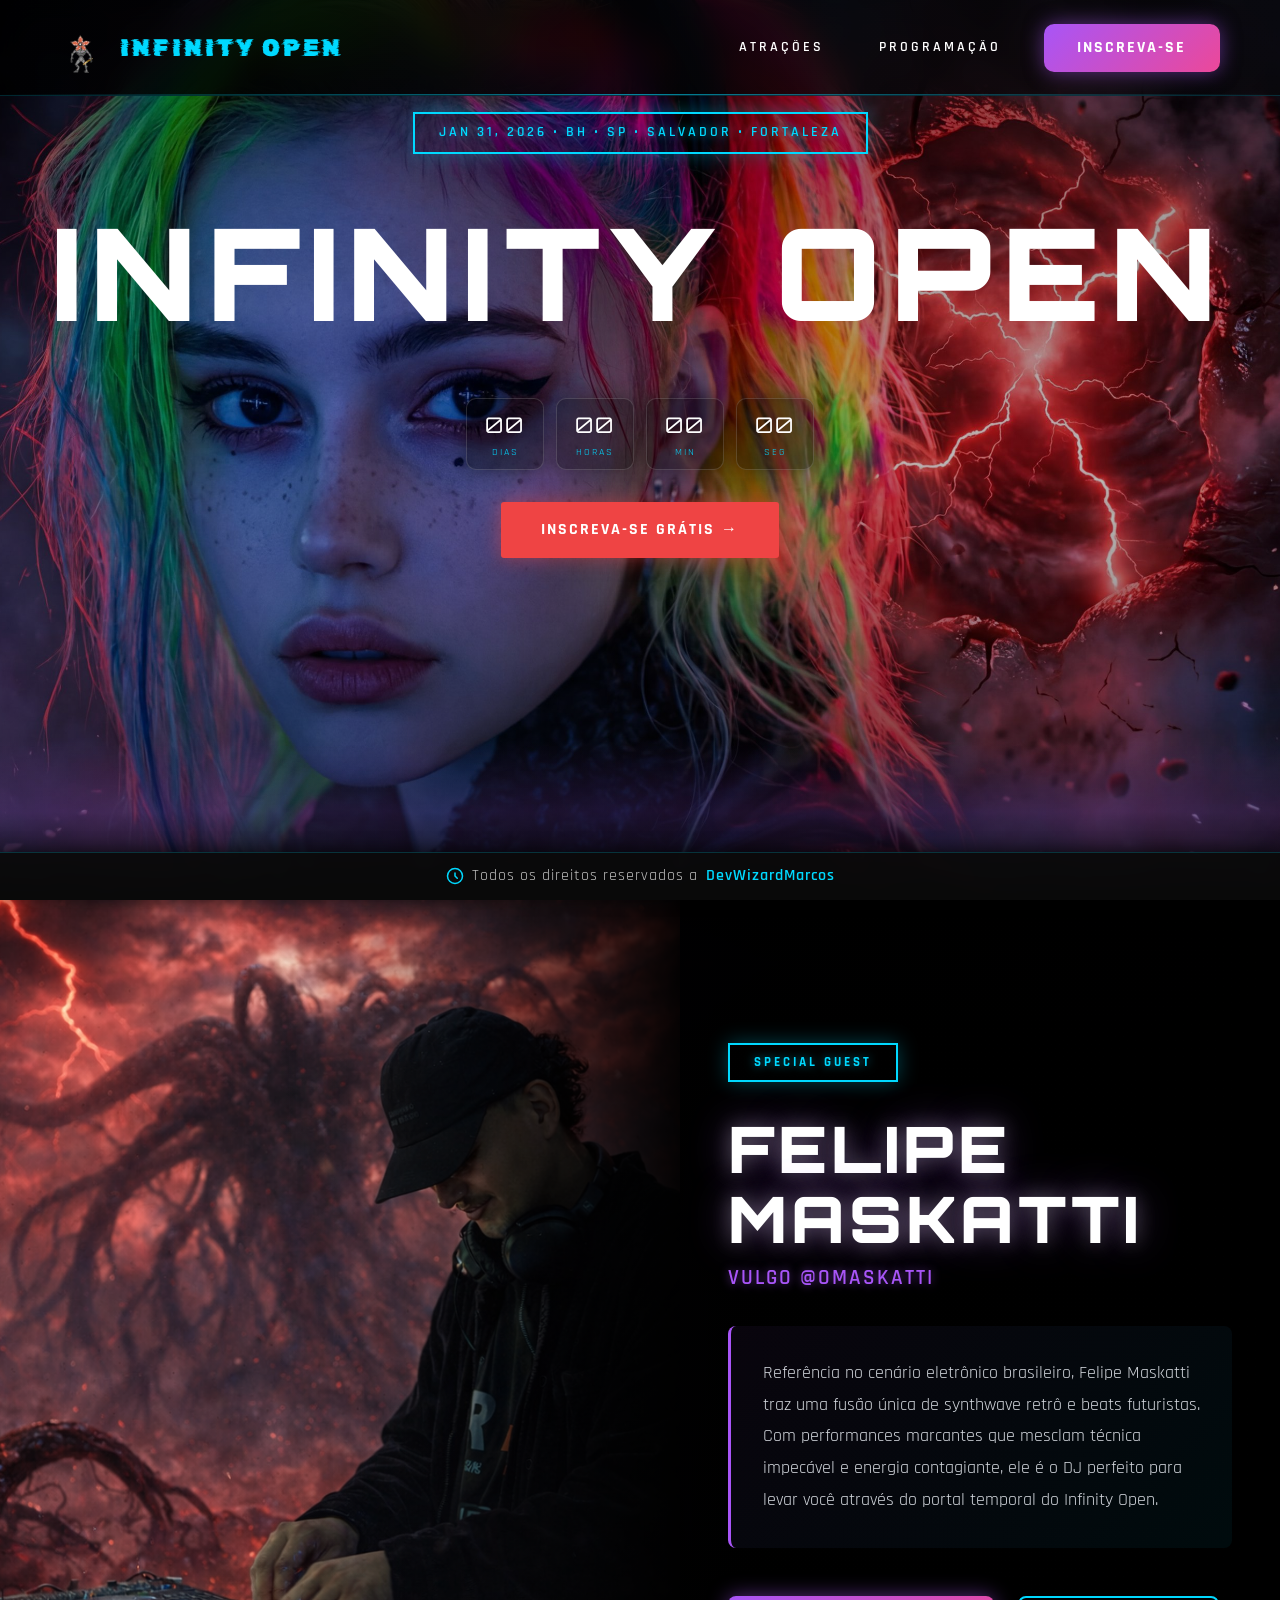
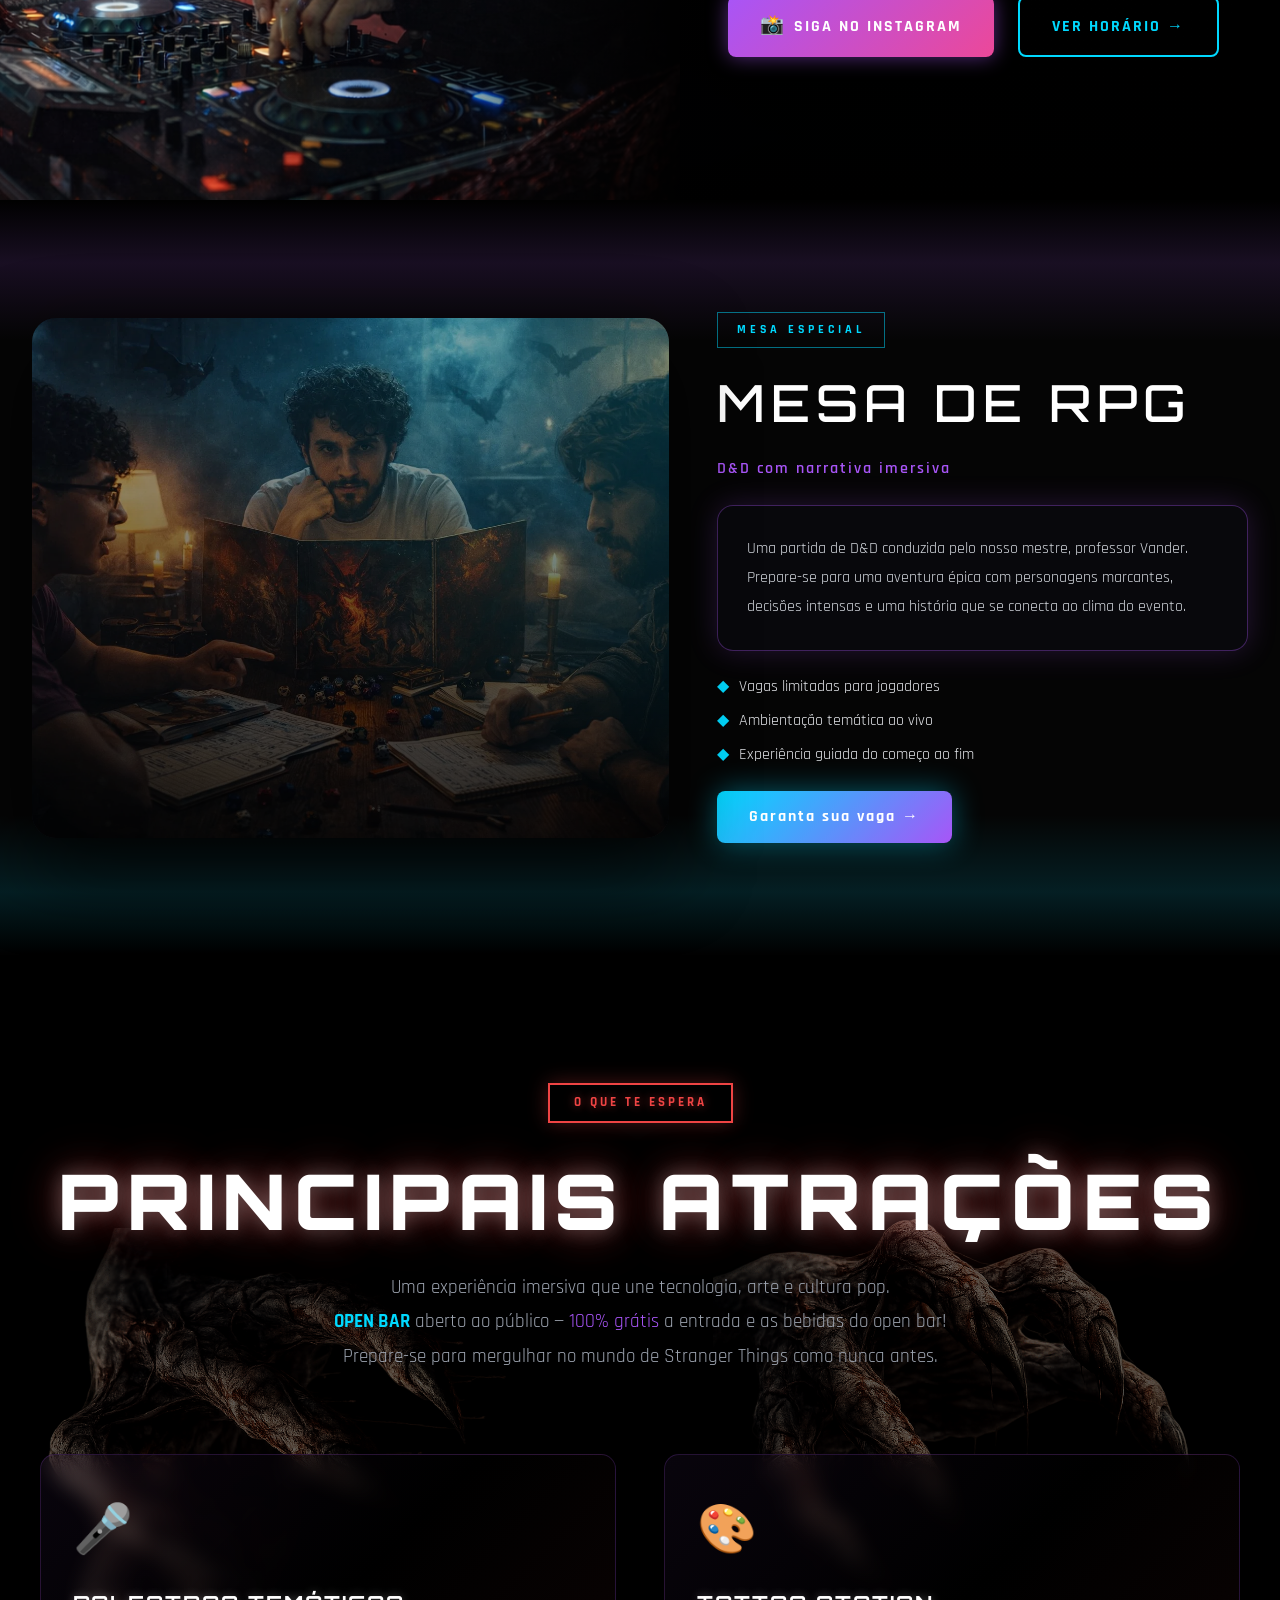
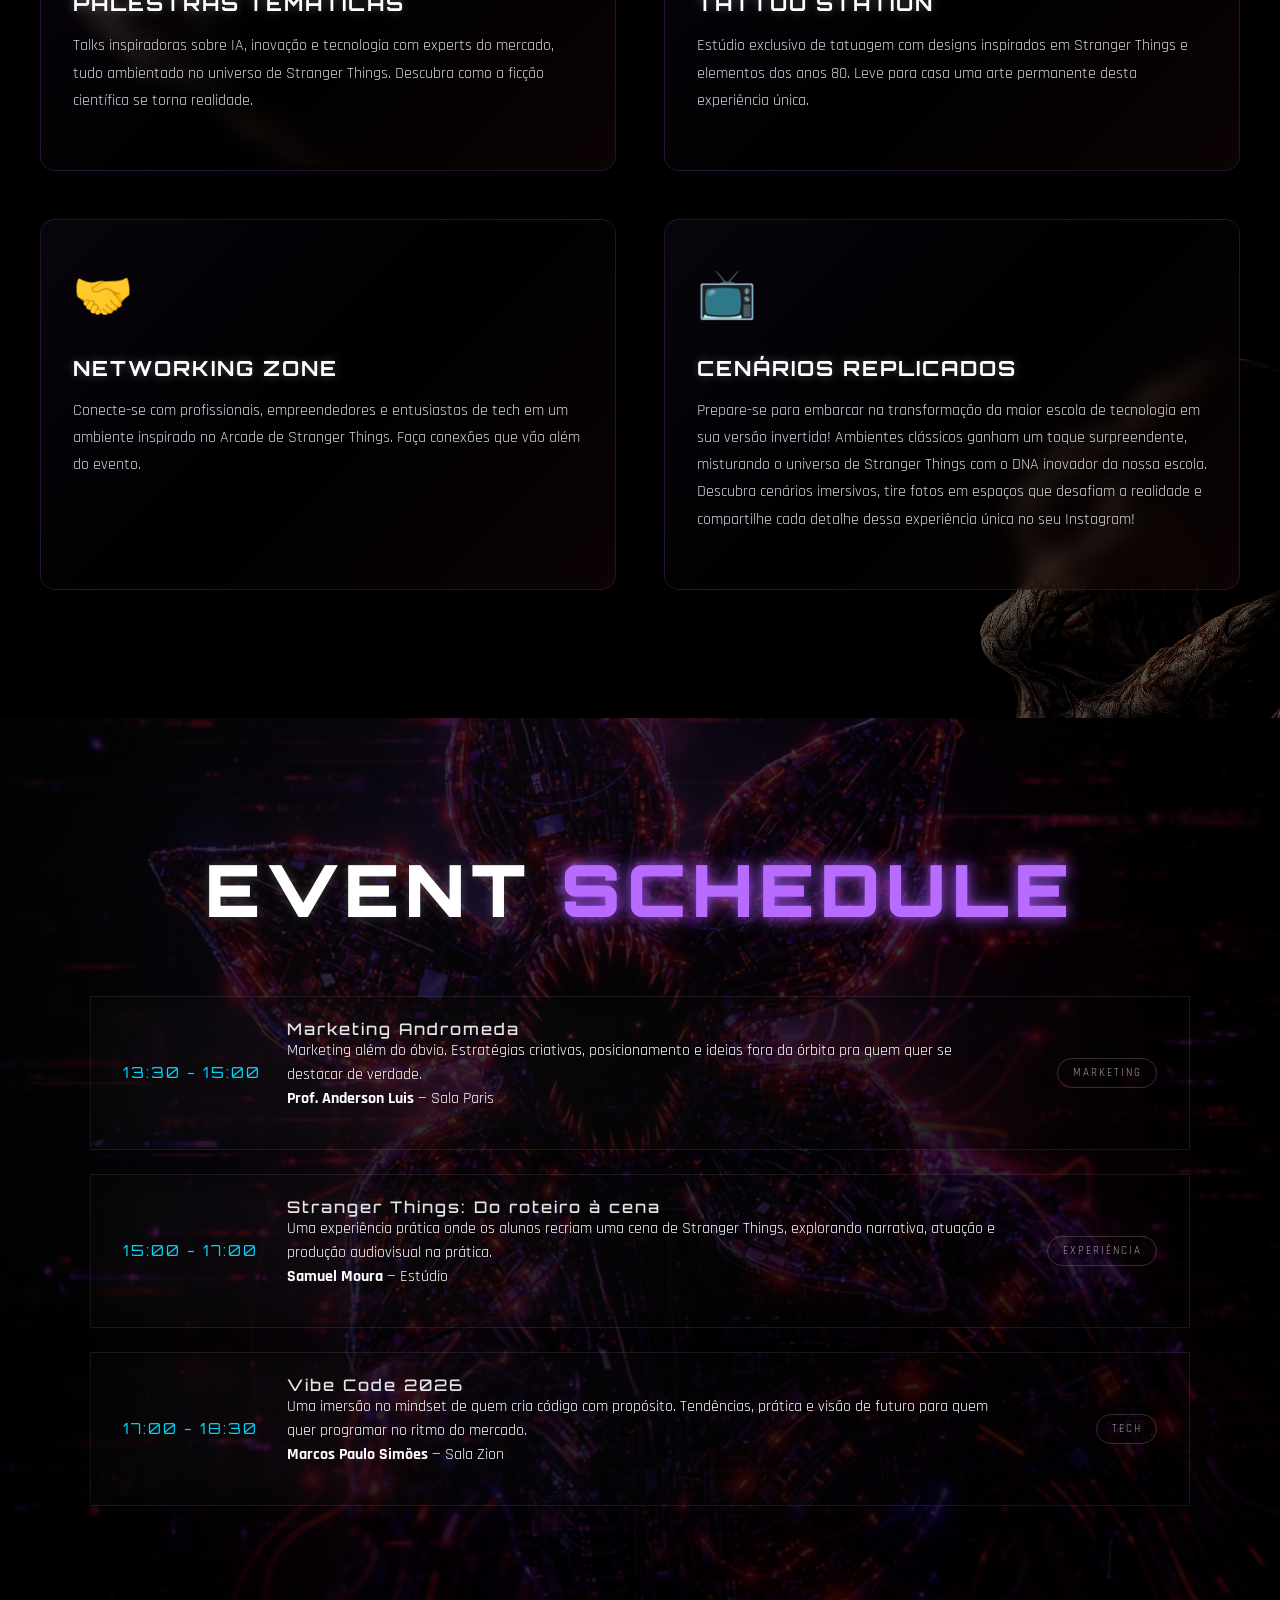
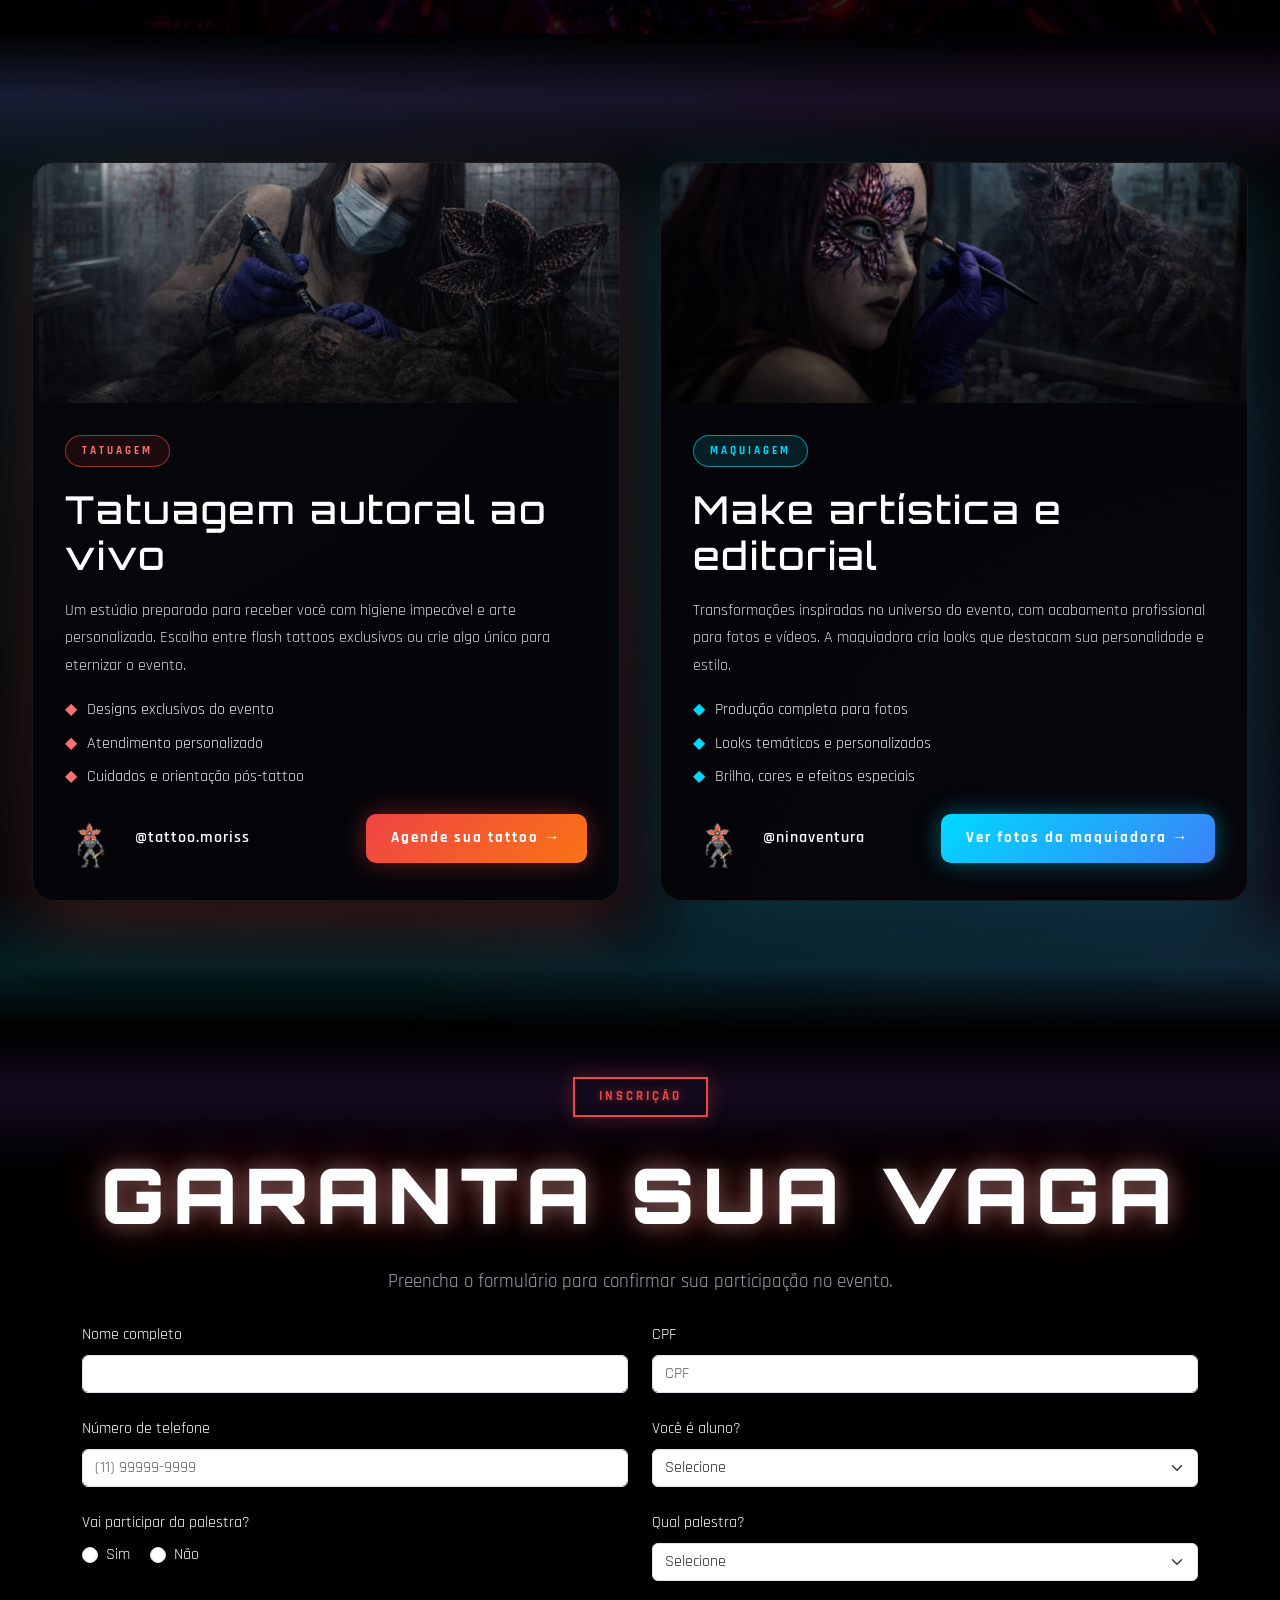
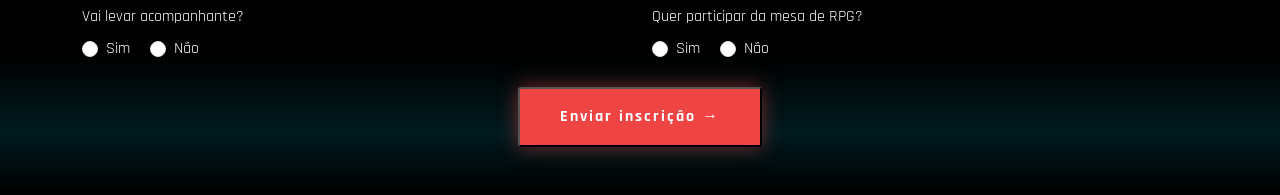
<file: index.html>
<!DOCTYPE html>
<html lang="en">
<head>
    <meta charset="UTF-8">
    <meta name="viewport" content="width=device-width, initial-scale=1.0">
    <title>INFINITY OPEN 2026</title>
    <link rel="shortcut icon" href="assets/logo/logoSite.png" type="image/x-icon">
    <link rel="preconnect" href="https://fonts.googleapis.com">
    <link rel="preconnect" href="https://fonts.gstatic.com" crossorigin>
    <link href="https://fonts.googleapis.com/css2?family=Orbitron:wght@400;500;600;700;800;900&family=Rajdhani:wght@300;400;500;600;700&family=Rubik+Glitch&display=swap" rel="stylesheet">
    <link href="https://cdn.jsdelivr.net/npm/bootstrap@5.3.8/dist/css/bootstrap.min.css" rel="stylesheet" integrity="sha384-sRIl4kxILFvY47J16cr9ZwB07vP4J8+LH7qKQnuqkuIAvNWLzeN8tE5YBujZqJLB" crossorigin="anonymous">
    <script src="https://cdn.jsdelivr.net/npm/bootstrap@5.3.8/dist/js/bootstrap.bundle.min.js" integrity="sha384-FKyoEForCGlyvwx9Hj09JcYn3nv7wiPVlz7YYwJrWVcXK/BmnVDxM+D2scQbITxI" crossorigin="anonymous"></script>
    <link rel="stylesheet" href="css/style.css">

</head>
<body>

    <header id="header-principal">
        <nav class="navbar navbar-expand-lg">
            <div class="container-fluid">
                <a class="navbar-brand" href="#"><img src="assets/logo/demo.png" alt="Logo" height="50px" class="DemoPrincipal" id="demoPrincipalLogo"> INFINITY OPEN</a>
                <button class="navbar-toggler" type="button" data-bs-toggle="collapse" data-bs-target="#navbarSupportedContent" aria-controls="navbarSupportedContent" aria-expanded="false" aria-label="Toggle navigation">
                    <span class="navbar-toggler-icon"></span>
                </button>
                <div class="collapse navbar-collapse justify-content-end" id="navbarSupportedContent">
                    <ul class="navbar-nav mb-2 mb-lg-0">
            
                        <li class="nav-item">
                            <a class="nav-link" href="#attractions">ATRAÇÕES</a>
                        </li>
                        <li class="nav-item">
                            <a class="nav-link" href="#schedule">PROGRAMAÇÃO</a>
                        </li>
                    </ul>
                    <a href="#join" class="btn-join">INSCREVA-SE</a>
                </div>
            </div>
        </nav>
    </header>


    <main class="principal">
        <section id="bn">
            <span class="event-date">JAN 31, 2026 • BH • SP • SALVADOR • FORTALEZA</span>
            <h1 class="main-title">INFINITY OPEN</h1>
            <div class="countdown countdown--compact" aria-live="polite">
                <div class="countdown-item">
                    <span class="countdown-value" id="cd-days">07</span>
                    <span class="countdown-label">DIAS</span>
                </div>
                <div class="countdown-item">
                    <span class="countdown-value" id="cd-hours">18</span>
                    <span class="countdown-label">HORAS</span>
                </div>
                <div class="countdown-item">
                    <span class="countdown-value" id="cd-mins">01</span>
                    <span class="countdown-label">MIN</span>
                </div>
                <div class="countdown-item">
                    <span class="countdown-value" id="cd-secs">44</span>
                    <span class="countdown-label">SEG</span>
                </div>
            </div>
            <div class="cta-buttons">
                                <a href="#join" class="btn-reserve">INSCREVA-SE GRÁTIS →</a>
          </div>
        </section>

         <section id="Dj-session" class="section-divider">
            <div class="container-dj-modern">
                <!-- Imagem do DJ com gradiente -->
                <div class="dj-image-wrapper">
                    <div class="image-dj-modern">
                        <div class="gradient-overlay"></div>
                    </div>
                </div>

                <!-- Informações à direita -->
                <div class="dj-content-wrapper">
                    <div class="dj-content-inner">
                        <span class="label-tag">SPECIAL GUEST</span>
                        <h2 class="dj-artist-name-main">FELIPE MASKATTI</h2>
                        <p class="dj-aka-modern">VULGO @OMASKATTI</p>
                        
                        <div class="dj-bio">
                            <p>
                                Referência no cenário eletrônico brasileiro, Felipe Maskatti traz 
                                uma fusão única de synthwave retrô e beats futuristas. Com performances 
                                marcantes que mesclam técnica impecável e energia contagiante, ele é o 
                                DJ perfeito para levar você através do portal temporal do Infinity Open.
                            </p>
                        </div>

                        

                        <div class="dj-social-links">
                            <a href="https://instagram.com/omaskatti" target="_blank" class="btn-social">
                                <span class="social-icon">📸</span> SIGA NO INSTAGRAM
                            </a>
                            <a href="#schedule" class="btn-secondary-link">
                                VER HORÁRIO →
                            </a>
                        </div>
                    </div>
                </div>
            </div>
        </section>

        <section id="rpg-session" class="section-divider">
            <div class="rpg-container">
                <div class="rpg-image">
                    <div class="rpg-overlay"></div>
                </div>
                <div class="rpg-content">
                    <span class="rpg-tag">MESA ESPECIAL</span>
                    <h2 class="rpg-title">MESA DE RPG</h2>
                    <p class="rpg-subtitle">D&D com narrativa imersiva</p>
                    <div class="rpg-card">
                        <p>
                            Uma partida de D&amp;D conduzida pelo nosso mestre, professor Vander.
                            Prepare-se para uma aventura épica com personagens marcantes, decisões
                            intensas e uma história que se conecta ao clima do evento.
                        </p>
                    </div>
                    <ul class="rpg-highlights">
                        <li>Vagas limitadas para jogadores</li>
                        <li>Ambientação temática ao vivo</li>
                        <li>Experiência guiada do começo ao fim</li>
                    </ul>
                    <a href="#join" class="rpg-cta">Garanta sua vaga →</a>
                </div>
            </div>
        </section>


        <!-- SEÇÃO PRINCIPAIS ATRAÇÕES -->
        <section id="attractions">
            <div class="attractions-container">
                <div class="attractions-header">
                    <span class="section-tag">O QUE TE ESPERA</span>
                    <h2 class="attractions-title">PRINCIPAIS ATRAÇÕES</h2>
                    <p class="attractions-subtitle">
                        Uma experiência imersiva que une tecnologia, arte e cultura pop.<br>
                        <strong style="color:#00d9ff;">OPEN BAR</strong> aberto ao público — <span style="color:#a855f7;">100% grátis</span> a entrada e as bebidas do open bar!<br>
                        Prepare-se para mergulhar no mundo de Stranger Things como nunca antes.
                    </p>
                </div>

                <div class="attractions-grid">
                    <!-- Atração 1 -->
                    <div class="attraction-card">
                        <div class="card-icon">🎤</div>
                        <h3 class="card-title">PALESTRAS TEMÁTICAS</h3>
                        <p class="card-description">
                            Talks inspiradoras sobre IA, inovação e tecnologia com experts do mercado, 
                            tudo ambientado no universo de Stranger Things. Descubra como a ficção 
                            científica se torna realidade.
                        </p>
                        <div class="card-glow"></div>
                    </div>

                    <!-- Atração 2 -->
                    <div class="attraction-card">
                        <div class="card-icon">🎨</div>
                        <h3 class="card-title">TATTOO STATION</h3>
                        <p class="card-description">
                            Estúdio exclusivo de tatuagem com designs inspirados em Stranger Things 
                            e elementos dos anos 80. Leve para casa uma arte permanente desta 
                            experiência única.
                        </p>
                        <div class="card-glow"></div>
                    </div>

                    <!-- Atração 3 -->
                    <div class="attraction-card">
                        <div class="card-icon">🤝</div>
                        <h3 class="card-title">NETWORKING ZONE</h3>
                        <p class="card-description">
                            Conecte-se com profissionais, empreendedores e entusiastas de tech em 
                            um ambiente inspirado no Arcade de Stranger Things. Faça conexões que 
                            vão além do evento.
                        </p>
                        <div class="card-glow"></div>
                    </div>

                    <!-- Atração 4 -->
                    <div class="attraction-card">
                        <div class="card-icon">📺</div>
                        <h3 class="card-title">CENÁRIOS REPLICADOS</h3>
                        <p class="card-description">
                            Prepare-se para embarcar na transformação da maior escola de tecnologia em sua versão invertida! Ambientes clássicos ganham um toque surpreendente, misturando o universo de Stranger Things com o DNA inovador da nossa escola. Descubra cenários imersivos, tire fotos em espaços que desafiam a realidade e compartilhe cada detalhe dessa experiência única no seu Instagram!
                        </p>
                        <div class="card-glow"></div>
                    </div>
                </div>
            </div>
        </section>

        <section id="schedule">
            <div class="schedule-wrapper">
                <header class="schedule-header">
                    <h2 class="schedule-title">EVENT <span> SCHEDULE</span></h2>
                 
                </header>

                <div class="schedule-list">
                   
                    <article class="schedule-item">
                        <div class="schedule-time">13:30 - 15:00</div>
                        <div class="schedule-content">
                            <h3>Marketing Andromeda</h3>
                            <p>Marketing além do óbvio. Estratégias criativas, posicionamento e ideias fora da órbita pra quem quer se destacar de verdade.<br><strong>Prof. Anderson Luis </strong> — Sala Paris</p>
                        </div>
                        <div class="schedule-tag">MARKETING</div>
                    </article>
                    <article class="schedule-item">
                        <div class="schedule-time">15:00 - 17:00</div>
                        <div class="schedule-content">
                            <h3>Stranger Things: Do roteiro à cena</h3>
                            <p>Uma experiência prática onde os alunos recriam uma cena de Stranger Things, explorando narrativa, atuação e produção audiovisual na prática.<br><strong>Samuel Moura </strong> — Estúdio</p>
                        </div>
                        <div class="schedule-tag">EXPERIÊNCIA</div>
                    </article>
                    <article class="schedule-item">
                        <div class="schedule-time">17:00 - 18:30</div>
                        <div class="schedule-content">
                            <h3>Vibe Code 2026</h3>
                            <p>Uma imersão no mindset de quem cria código com propósito. Tendências, prática e visão de futuro para quem quer programar no ritmo do mercado.<br><strong>Marcos Paulo Simões</strong> — Sala Zion</p>
                        </div>
                        <div class="schedule-tag">TECH</div>
                    </article>
                 
                </div>
            </div>
        </section>

        <section id="dual-artists" class="section-divider">
            <div class="artists-grid">
                <article class="artist-card artist-card--tattoo">
                    <div class="artist-media">
                        <img src="assets/angelatatto.jpeg" alt="Tatuagem autoral ao vivo">
                        <div class="artist-media-overlay"></div>
                    </div>
                    <div class="artist-body">
                        <span class="artist-tag artist-tag--tattoo">TATUAGEM</span>
                        <h2 class="artist-title">Tatuagem autoral ao vivo</h2>
                        <p class="artist-text">
                            Um estúdio preparado para receber você com higiene impecável e arte personalizada.
                            Escolha entre flash tattoos exclusivos ou crie algo único para eternizar o evento.
                        </p>
                        <ul class="artist-list">
                            <li>Designs exclusivos do evento</li>
                            <li>Atendimento personalizado</li>
                            <li>Cuidados e orientação pós-tattoo</li>
                        </ul>
                        <div class="artist-footer">
                            <a class="artist-handle" href="https://instagram.com/tattoo.moriss" target="_blank" rel="noopener">
                                <span class="artist-handle-icon"><img src="assets/logo/demo.png" alt="" srcset="" height="60px"></span>
                                @tattoo.moriss
                            </a>
                            <a href="#join" class="artist-cta artist-cta--tattoo">Agende sua tattoo →</a>
                        </div>
                    </div>
                </article>

                <article class="artist-card artist-card--makeup">
                    <div class="artist-media">
                        <img src="assets/ninaMaquiadora.png" alt="Make artística e editorial">
                        <div class="artist-media-overlay"></div>
                    </div>
                    <div class="artist-body">
                        <span class="artist-tag artist-tag--makeup">MAQUIAGEM</span>
                        <h2 class="artist-title">Make artística e editorial</h2>
                        <p class="artist-text">
                            Transformações inspiradas no universo do evento, com acabamento profissional para
                            fotos e vídeos. A maquiadora cria looks que destacam sua personalidade e estilo.
                        </p>
                        <ul class="artist-list">
                            <li>Produção completa para fotos</li>
                            <li>Looks temáticos e personalizados</li>
                            <li>Brilho, cores e efeitos especiais</li>
                        </ul>
                        <div class="artist-footer">
                            <a class="artist-handle" href="https://www.instagram.com/ninaventura_/" target="_blank" rel="noopener">
                                <span class="artist-handle-icon"><img src="assets/logo/demo.png" alt="" srcset="" height="60px"></span>
                                @ninaventura
                            </a>
                            <button type="button" class="artist-cta artist-cta--makeup" data-bs-toggle="modal" data-bs-target="#makeupModal">
                                Ver fotos da maquiadora →
                            </button>
                        </div>
                    </div>
                </article>
            </div>
        </section>




        <!-- SEÇÃO DJ / UPSIDE DOWN -->
        <!-- <section id="dj-section">
            <div class="container-dj">
                TEXTOS À ESQUERDA
                <div class="dj-text-side">
                    <div class="dj-content">
                        <h2 class="dj-title">THE <span class="upside-down">UPSIDE DOWN</span> OF TECH</h2>
                        <p class="dj-description">
                            Infinity Open 2026 is a free, immersive event that blends 
                            Artificial Intelligence, creativity and innovation, inspired by 
                            the iconic aesthetics of the 1980s and the Stranger Things 
                            universe.
                        </p>
                        
                        <div class="dj-playlist-highlight">
                            <h3 class="playlist-subtitle">🎧 EXCLUSIVE INFINITY PLAYLIST</h3>
                            <p class="dj-playlist-description">
                                Prepare-se para uma jornada sonora épica! Uma curadoria exclusiva que funde synthwave nostalgico, beats futuristas e a energia vibrante dos anos 80. Mergulhe em um universo onde cada batida conta uma história e cada mixagem abre um portal para o futuro da música eletrônica.
                            </p>
                        </div>
                        
                    </div>
                </div> 
                
                <!- IMAGEM BANNER À DIREITA -->
                <!-- <div class="dj-banner-side">
                    <div class="dj-image-container">
                        <div class="dj-frame">
                        
                        <img src="imagem_maior.png" class="img-fluid" alt="..." style="border-radius: 20px;">                       
                     </div>
                    </div>
                    
                    <div class="dj-info-box">
                        <div class="dj-details">
                            <h3 class="dj-artist-name">FELIPE MASKATTI</h2>
                            <p class="dj-aka">VULGO @OMASKATTI</p>
                            <a href="https://instagram.com/omaskatti" target="_blank" class="insta-link">
                                📸 @omaskatti
                            </a>

                        </div>
                    </div>
                </div>
            </div>
        </section> --> 
       
       
        <section id="join" class="py-5 section-divider">
            <div class="container">
                <div class="text-center mb-4">
                    <span class="section-tag">INSCRIÇÃO</span>
                    <h2 class="attractions-title">GARANTA SUA VAGA</h2>
                    <p class="attractions-subtitle">
                        Preencha o formulário para confirmar sua participação no evento.
                    </p>
                </div>

                <form id="join-form" class="row g-4" autocomplete="on">
                    <div class="col-12 col-md-6">
                        <label for="nome" class="form-label">Nome completo</label>
                        <input type="text" class="form-control" id="nome" name="nome" required>
                    </div>

                    <div class="col-12 col-md-6">
                        <label for="cpf" class="form-label">CPF</label>
                        <input type="text" class="form-control" id="cpf" name="cpf" placeholder="CPF" inputmode="numeric" required>
                    </div>

                    <div class="col-12 col-md-6">
                        <label for="telefone" class="form-label">Número de telefone</label>
                        <input type="tel" class="form-control" id="telefone" name="telefone" placeholder="(11) 99999-9999" required>
                    </div>

                    <div class="col-12 col-md-6">
                        <label for="aluno" class="form-label">Você é aluno?</label>
                        <select class="form-select" id="aluno" name="aluno" required>
                            <option value="" selected disabled>Selecione</option>
                            <option value="sim">Sim</option>
                            <option value="nao">Não</option>
                        </select>
                    </div>

                    <div class="col-12 col-md-6">
                        <label class="form-label d-block">Vai participar da palestra?</label>
                        <div class="form-check form-check-inline">
                            <input class="form-check-input" type="radio" name="palestra" id="palestraSim" value="sim" required>
                            <label class="form-check-label" for="palestraSim">Sim</label>
                        </div>
                        <div class="form-check form-check-inline">
                            <input class="form-check-input" type="radio" name="palestra" id="palestraNao" value="nao" required>
                            <label class="form-check-label" for="palestraNao">Não</label>
                        </div>
                    </div>

                    <div class="col-12 col-md-6">
                        <label for="qualPalestra" class="form-label">Qual palestra?</label>
                        <select class="form-select" id="qualPalestra" name="qualPalestra" required>
                            <option value="" selected disabled>Selecione</option>
                            <option value="nenhuma">Nenhuma</option>
                            <option value="marketing-andromeda">Marketing Andromeda</option>
                            <option value="stranger-things-roteiro">Stranger Things: Do roteiro à cena</option>
                            <option value="generative-ai">Palestra Vibe Code </option>
                        </select>
                    </div>

                    <div class="col-12 col-md-6">
                        <label class="form-label d-block">Vai levar acompanhante?</label>
                        <div class="form-check form-check-inline">
                            <input class="form-check-input" type="radio" name="temAcompanhante" id="acompanhanteSim" value="sim" required onchange="toggleAcompanhante()">
                            <label class="form-check-label" for="acompanhanteSim">Sim</label>
                        </div>
                        <div class="form-check form-check-inline">
                            <input class="form-check-input" type="radio" name="temAcompanhante" id="acompanhanteNao" value="nao" required onchange="toggleAcompanhante()">
                            <label class="form-check-label" for="acompanhanteNao">Não</label>
                        </div>
                    </div>

                    <div id="acompanhanteSection" class="col-12 col-md-6" style="display: none;">
                        <label for="nomeAcompanhante" class="form-label">Nome do acompanhante</label>
                        <input type="text" class="form-control" id="nomeAcompanhante" name="nomeAcompanhante">
                    </div>

                    <div id="cpfAcompanhanteSection" class="col-12 col-md-6" style="display: none;">
                        <label for="cpfAcompanhante" class="form-label">CPF do acompanhante</label>
                        <input type="text" class="form-control" id="cpfAcompanhante" name="cpfAcompanhante" placeholder="CPF" inputmode="numeric">
                    </div>

                    <div id="telefoneAcompanhanteSection" class="col-12 col-md-6" style="display: none;">
                        <label for="telefoneAcompanhante" class="form-label">Telefone do acompanhante</label>
                        <input type="tel" class="form-control" id="telefoneAcompanhante" name="telefoneAcompanhante" placeholder="(11) 99999-9999">
                    </div>

                    <div class="col-12 col-md-6">
                        <label class="form-label d-block">Quer participar da mesa de RPG?</label>
                        <div class="form-check form-check-inline">
                            <input class="form-check-input" type="radio" name="rpg" id="rpgSim" value="sim" required onchange="toggleRPG()">
                            <label class="form-check-label" for="rpgSim">Sim</label>
                        </div>
                        <div class="form-check form-check-inline">
                            <input class="form-check-input" type="radio" name="rpg" id="rpgNao" value="nao" required onchange="toggleRPG()">
                            <label class="form-check-label" for="rpgNao">Não</label>
                        </div>
                    </div>

                    <div id="rpgVagasSection" class="col-12 col-md-6" style="display: none;">
                        <label for="quantidadeVagasRpg" class="form-label">Quantas vagas você precisa?</label>
                        <select class="form-select" id="quantidadeVagasRpg" name="quantidadeVagasRpg">
                            <option value="" selected disabled>Selecione</option>
                            <option value="1">1 vaga</option>
                            <option value="2">2 vagas</option>
                            <option value="3">3 vagas</option>
                            <option value="4">4 vagas</option>
                            <option value="5">5 vagas</option>
                        </select>
                    </div>

                    <div class="col-12 text-center">
                        <button type="submit" class="btn-reserve">Enviar inscrição →</button>
                    </div>
                </form>
            </div>
        </section>
    </main>

    <div class="modal fade" id="makeupModal" tabindex="-1" aria-hidden="true">
        <div class="modal-dialog modal-xl modal-dialog-centered">
            <div class="modal-content makeup-modal">
                <div class="modal-header">
                    <h5 class="modal-title">Portfólio da Maquiadora</h5>
                    <button type="button" class="btn-close" data-bs-dismiss="modal" aria-label="Close"></button>
                </div>
                <div class="modal-body">
                    <p class="makeup-modal-text">
                        Duas propostas de maquiagem artística para você escolher o estilo que mais combina.
                    </p>
                    <div class="modal-gallery">
                        <figure>
                            <img src="assets/vecnarMake.png" alt="Maquiagem artística com brilho e tons vibrantes">
                            <figcaption>Do básico ao sobrenatural: maquiagem artística com efeitos especiais e estilo único</figcaption>
                        </figure>
                        <figure>
                            <img src="assets/marinaMake.png" alt="Maquiagem editorial com olhos marcados">
                            <figcaption>Crie um look inesquecível com a Nina Ventura. Alta definição, cor e atitude</figcaption>
                        </figure>
                    </div>
                </div>
            </div>
        </div>
    </div>



<!-- Google tag (gtag.js) -->
<script async src="https://www.googletagmanager.com/gtag/js?id=G-7ZSDY4W96G"></script>
<script>
  window.dataLayer = window.dataLayer || [];
  function gtag(){dataLayer.push(arguments);}
  gtag('js', new Date());

  gtag('config', 'G-7ZSDY4W96G');
</script>
    
    
    <script src="js/script.js"></script>

    <footer style="position:fixed;left:0;bottom:0;width:100vw;height:48px;background:rgba(10,10,10,0.92);color:#bdbdbd;font-size:0.98rem;letter-spacing:1px;display:flex;align-items:center;justify-content:center;box-shadow:0 -2px 16px 0 #0008,0 1px 0 #00d9ff33 inset;z-index:9999;backdrop-filter:blur(6px);">
        <span style="display:flex;align-items:center;gap:8px;">
            <svg width="18" height="18" viewBox="0 0 24 24" fill="none" stroke="#00d9ff" stroke-width="2" stroke-linecap="round" stroke-linejoin="round" style="vertical-align:middle;"><circle cx="12" cy="12" r="10"/><path d="M12 8v4l3 3"/></svg>
            Todos os direitos reservados a <span style="color:#00d9ff;font-weight:600;">DevWizardMarcos</span>
        </span>
    </footer>


</body>

</html>
</file>
<file: css/style.css>
* {
    margin: 0;
    padding: 0;
    box-sizing: border-box;
}

:root {
    --primaryColor: #000000;
    --cyanColor: #00d9ff;
    --pinkColor: #a855f7;
    --redColor: #ef4444;
}

body {
    background-color: var(--primaryColor);
    font-family: 'Rajdhani', sans-serif;
    color: #ffffff;
    overflow-x: hidden;
}

.section-divider {
    position: relative;
    overflow: hidden;
}

.section-divider::before,
.section-divider::after {
    content: '';
    position: absolute;
    left: 0;
    right: 0;
    height: 140px;
    pointer-events: none;
    z-index: 0;
}

.section-divider::before {
    top: 0;
    background: linear-gradient(
        180deg,
        rgba(0, 0, 0, 0.9) 0%,
        rgba(168, 85, 247, 0.12) 45%,
        rgba(0, 0, 0, 0) 100%
    );
}

.section-divider::after {
    bottom: 0;
    background: linear-gradient(
        0deg,
        rgba(0, 0, 0, 0.9) 0%,
        rgba(0, 217, 255, 0.12) 45%,
        rgba(0, 0, 0, 0) 100%
    );
}

.section-divider > * {
    position: relative;
    z-index: 1;
}

/* ===== EVENT SCHEDULE ===== */
#schedule {
    background: #0a0a0a;
    background-image: url('../assets/demobackground.jpg');
    background-size: cover;
    background-position: center;
    padding: 8rem 2rem;
    position: relative;
    overflow: hidden;
}

#schedule::before {
    content: '';
    position: absolute;
    inset: 0;
    background: linear-gradient(180deg, rgba(0, 0, 0, 0.75), rgba(0, 0, 0, 0.85)),
        radial-gradient(circle at top, rgba(168, 85, 247, 0.12), transparent 45%),
        radial-gradient(circle at 20% 20%, rgba(255, 255, 255, 0.08), transparent 55%);
    pointer-events: none;
}

.schedule-wrapper {
    max-width: 1100px;
    margin: 0 auto;
    position: relative;
    z-index: 1;
}

.schedule-header {
    text-align: center;
    margin-bottom: 4rem;
}

.schedule-title {
    font-family: 'Orbitron', sans-serif;
    font-size: clamp(2.2rem, 6vw, 4.5rem);
    font-weight: 900;
    letter-spacing: 6px;
    color: #ffffff;
    margin-bottom: 1rem;
    text-shadow: 0 0 12px rgba(255, 255, 255, 0.2);
}

.schedule-title span {
    color: #b86bff;
    text-shadow: 0 0 12px rgba(168, 85, 247, 0.8), 0 0 25px rgba(168, 85, 247, 0.5);
}

.schedule-subtitle {
    color: #7c7c7c;
    font-size: 1rem;
    letter-spacing: 2px;
}

.schedule-list {
    display: flex;
    flex-direction: column;
    gap: 1.5rem;
}

.schedule-item {
    display: grid;
    grid-template-columns: 140px 1fr 130px;
    align-items: center;
    gap: 1.5rem;
    padding: 1.4rem 2rem;
    border: 1px solid rgba(255, 255, 255, 0.08);
    background: linear-gradient(90deg, rgba(255, 255, 255, 0.02), rgba(0, 0, 0, 0.2));
    box-shadow: inset 0 0 35px rgba(0, 0, 0, 0.6);
}

.schedule-time {
    font-family: 'Orbitron', sans-serif;
    color: var(--cyanColor);
    letter-spacing: 2px;
    font-size: 0.95rem;
}

.schedule-content h3 {
    font-family: 'Orbitron', sans-serif;
    font-size: 1rem;
    letter-spacing: 2px;
    margin: 0;
    color: #e5e5e5;
}

.schedule-tag {
    justify-self: end;
    font-size: 0.7rem;
    letter-spacing: 2px;
    padding: 0.35rem 0.9rem;
    border-radius: 999px;
    border: 1px solid rgba(255, 255, 255, 0.18);
    color: #a1a1a1;
    text-transform: uppercase;
}

@media (max-width: 900px) {
    .schedule-item {
        grid-template-columns: 1fr;
        text-align: left;
    }

    .schedule-tag {
        justify-self: start;
    }
}

.navbar {
    background: linear-gradient(90deg, rgba(0, 0, 0, 0.85), rgba(8, 8, 12, 0.75)) !important;
    padding: 1.1rem 3rem;
    border-bottom: 1px solid rgba(0, 217, 255, 0.18);
    backdrop-filter: blur(12px);
    -webkit-backdrop-filter: blur(12px);
    position: fixed;
    width: 100%;
    top: 0;
    z-index: 1000;
}

.navbar-toggler {
    border-color: rgba(0, 217, 255, 0.5);
}

.navbar-toggler-icon {
    background-image: url("data:image/svg+xml,%3csvg xmlns='http://www.w3.org/2000/svg' viewBox='0 0 30 30'%3e%3cpath stroke='rgba%28 0, 217, 255, 1%29' stroke-linecap='round' stroke-miterlimit='10' stroke-width='2' d='M4 7h22M4 15h22M4 23h22'/%3e%3c/svg%3e");
}

.navbar-brand {
    font-family: 'Rubik Glitch', 'Orbitron', sans-serif;
    font-weight: 400;
    font-size: 1.5rem;
    letter-spacing: 3px;
    color: var(--cyanColor) !important;
    display: flex;
    align-items: center;
    gap: 10px;
}


/* 
.navbar-brand:hover {
    /* text-shadow: 
        0 0 15px rgba(239, 68, 68, 1),
        0 0 30px rgba(239, 68, 68, 0.8),
        0 0 45px rgba(239, 68, 68, 0.6),
        0 0 60px rgba(239, 68, 68, 0.4); */


.navbar-nav .nav-link {
    color: #ffffff !important;
    font-weight: 600;
    font-size: 0.85rem;
    letter-spacing: 3px;
    margin: 0 1.2rem;
    padding: 0.35rem 0.2rem;
    transition: all 0.3s ease;
    position: relative;
    text-transform: uppercase;
}

.navbar-nav .nav-link::after {
    content: '';
    position: absolute;
    bottom: -5px;
    left: 0;
    width: 0;
    height: 2px;
    background: var(--cyanColor);
    transition: width 0.3s ease;
}

.navbar-nav .nav-link:hover::after {
    width: 100%;
}

.navbar-nav .nav-link:hover {
    color: var(--cyanColor) !important;
}

.btn-join {
    background: linear-gradient(135deg, #a855f7, #ec4899);
    color: #ffffff !important;
    padding: 0.75rem 2.1rem;
    border-radius: 10px;
    font-weight: 700;
    letter-spacing: 2px;
    text-decoration: none;
    margin-left: 1rem;
    transition: all 0.3s ease;
    box-shadow: 0 0 20px rgba(168, 85, 247, 0.5);
}

.btn-join:hover {
    transform: translateY(-2px);
    box-shadow: 0 0 30px rgba(168, 85, 247, 0.8);
}

.navbar::after {
    content: '';
    position: absolute;
    left: 0;
    right: 0;
    bottom: 0;
    height: 1px;
    background: linear-gradient(90deg, transparent, rgba(0, 217, 255, 0.6), transparent);
}

/* BANNER/HERO SECTION */
#bn {
    background-image: url('../assets/bannerPrincipal.jpeg');
    background-position: center;
    background-size: cover;
    min-height: 100vh;
    text-align: center;
    display: flex;
    justify-content: flex-start;
    align-items: center;
    flex-direction: column;
    position: relative;
    padding: 7rem 2rem 2rem;
}

#bn::before {
    content: '';
    position: absolute;
    top: 0;
    left: 0;
    width: 100%;
    height: 100%;
    background: linear-gradient(180deg, 
        rgba(0, 0, 0, 0.45) 0%, 
        rgba(0, 0, 0, 0.25) 50%, 
        rgba(0, 0, 0, 0.55) 100%);
    z-index: 1;
}

#bn::after {
    content: '';
    position: absolute;
    left: 0;
    right: 0;
    bottom: 0;
    height: 160px;
    background: linear-gradient(
        180deg,
        rgba(0, 0, 0, 0) 0%,
        rgba(168, 85, 247, 0.14) 45%,
        rgba(0, 0, 0, 0.9) 100%
    );
    z-index: 1;
    pointer-events: none;
}

#bn > * {
    position: relative;
    z-index: 2;
}

.event-date {
    font-family: 'Rajdhani', sans-serif;
    font-weight: 600;
    font-size: 0.9rem;
    letter-spacing: 3px;
    color: var(--cyanColor);
    border: 2px solid var(--cyanColor);
    padding: 0.5rem 1.5rem;
    margin-bottom: 3rem;
    text-shadow: 0 0 10px rgba(0, 217, 255, 0.6);
    box-shadow: 0 0 20px rgba(0, 217, 255, 0.3);
}

.main-title {
    font-family: 'Orbitron', sans-serif;
    font-weight: 900;
    font-size: clamp(3rem, 10vw, 8rem);
    letter-spacing: 10px;
    color: #ffffff;
    margin-bottom: 2rem;
    line-height: 1.1;
}

.subtitle {
    font-family: 'Rajdhani', sans-serif;
    font-size: clamp(1rem, 2vw, 1.4rem);
    font-weight: 300;
    color: #d1d5db;
    margin-bottom: 3rem;
    letter-spacing: 1px;
    line-height: 1.6;
}

.subtitle .highlight {
    color: var(--pinkColor);
    font-weight: 600;
    text-shadow: 0 0 10px rgba(168, 85, 247, 0.6);
}

.countdown {
    display: flex;
    gap: 1.5rem;
    flex-wrap: wrap;
    justify-content: center;
    margin-bottom: 3rem;
}

.countdown--compact {
    gap: 0.75rem;
    margin: 1.5rem 0 2rem;
}

.countdown--compact .countdown-item {
    padding: 0.6rem 1rem;
    min-width: 78px;
    background: rgba(0, 0, 0, 0.35);
    border-color: rgba(255, 255, 255, 0.15);
}

.countdown--compact .countdown-value {
    font-size: 1.35rem;
}

.countdown--compact .countdown-label {
    font-size: 0.6rem;
}

.countdown-item {
    background: rgba(0, 0, 0, 0.45);
    border: 1px solid rgba(255, 255, 255, 0.2);
    border-radius: 10px;
    padding: 0.9rem 1.4rem;
    min-width: 90px;
    box-shadow: 0 0 20px rgba(0, 0, 0, 0.45);
}

.countdown-value {
    display: block;
    font-family: 'Orbitron', sans-serif;
    font-size: 1.6rem;
    letter-spacing: 2px;
    color: #ffffff;
}

.countdown-label {
    display: block;
    font-size: 0.7rem;
    letter-spacing: 2px;
    color: var(--cyanColor);
    margin-top: 0.25rem;
}

.cta-buttons {
    display: flex;
    gap: 1.5rem;
    flex-wrap: wrap;
    justify-content: center;
}

.btn-reserve {
    background-color: var(--redColor);
    color: #ffffff !important;
    padding: 1rem 2.5rem;
    font-family: 'Rajdhani', sans-serif;
    font-weight: 700;
    font-size: 1rem;
    letter-spacing: 2px;
    text-decoration: none;
    border-radius: 3px;
    transition: all 0.3s ease;
    box-shadow: 0 0 20px rgba(239, 68, 68, 0.5);
    display: inline-block;
}

.btn-reserve:hover {
    background-color: #dc2626;
    transform: translateY(-3px);
    box-shadow: 0 0 30px rgba(239, 68, 68, 0.8);
}

.btn-trailer {
    background-color: transparent;
    color: #ffffff !important;
    padding: 1rem 2.5rem;
    font-family: 'Rajdhani', sans-serif;
    font-weight: 700;
    font-size: 1rem;
    letter-spacing: 2px;
    text-decoration: none;
    border: 2px solid #ffffff;
    border-radius: 3px;
    transition: all 0.3s ease;
    display: inline-block;
}

.btn-trailer:hover {
    background-color: rgba(255, 255, 255, 0.1);
    border-color: var(--cyanColor);
    color: var(--cyanColor) !important;
    box-shadow: 0 0 20px rgba(0, 217, 255, 0.4);
    transform: translateY(-3px);
}

/* ===== SEÇÃO PRINCIPAIS ATRAÇÕES ===== */
#attractions {
    background-color: #000000;
    padding: 8rem 2rem;
    min-height: 100vh;
    position: relative;
    overflow: hidden;
}

/* Mão esquerda */
#attractions::before {
    content: '';
    position: absolute;
    top: 42%;
    right: -100px;
    width: 900px;
    height: 900px;
    left: -100px;
    transform: translateY(-50%);
    background-image: url('../assets/maoVecnar.png'); /* --> */
    background-size: contain;
    background-repeat: no-repeat;
    background-position: center;
    opacity: 0.4;
    z-index: 1;
    animation: floatHand 6s ease-in-out infinite;
}

/* Mão direita */
#attractions::after {
    content: '';
    position: absolute;
    top: 39%;
    right: -100px;
    transform: translateY(-50%) scaleX(-1);
    width: 800px;
    height: 800px;
    background-image: url('../assets/maoVecnarRigth.png'); /* <-- */
    background-size: contain;
    background-repeat: no-repeat;
    background-position: center;
    opacity: 0.4;
    z-index: 1;
    animation: floatHand 6s ease-in-out infinite reverse;
}

@keyframes floatHand {
    0%, 100% { transform: translateY(-50%) translateX(0); }
    50% { transform: translateY(-50%) translateX(20px); }
}

.attractions-container {
    max-width: 1400px;
    margin: 0 auto;
    position: relative;
    z-index: 2;
}

/* Mão esquerda inferior */
.attractions-container::before {
    content: '';
    position: absolute;
    bottom: -400px;
    width: 800px;
    right: 60rem;
    height: 800px;
    background-image: url('../assets/maoVecnarBaixolado.png');
    background-size: contain;
    background-repeat: no-repeat;
    background-position: center;
    opacity: 0.4;
    z-index: -1;
    rotate: calc(5000deg);
    animation: floatHandBottom 6s ease-in-out infinite;
}

/* Mão direita inferior */
.attractions-container::after {
    content: '';
    position: absolute;
    bottom: -378px;
    right: -400px;
    width: 800px;
    height: 800px;
    background-image: url('../assets/maoVecnarBaixo.png');
    background-size: contain;
    background-repeat: no-repeat;
    background-position: center;
    opacity: 0.4;
    z-index: -1;
    transform: scaleX(-1);
    animation: floatHandBottom 6s ease-in-out infinite reverse;
}

@keyframes floatHandBottom {
    0%, 100% { transform: translateY(0); }
    50% { transform: translateY(-20px); }
}

.attractions-header {
    text-align: center;
    margin-bottom: 5rem;
}

.section-tag {
    display: inline-block;
    font-family: 'Rajdhani', sans-serif;
    font-size: 0.8rem;
    font-weight: 700;
    letter-spacing: 3px;
    color: var(--redColor);
    border: 2px solid var(--redColor);
    padding: 0.5rem 1.5rem;
    margin-bottom: 2rem;
    text-shadow: 0 0 10px rgba(239, 68, 68, 0.6);
    box-shadow: 0 0 20px rgba(239, 68, 68, 0.3);
}

.attractions-title {
    font-family: 'Orbitron', sans-serif;
    font-size: clamp(2.5rem, 6vw, 5rem);
    font-weight: 900;
    color: #ffffff;
    margin-bottom: 1.5rem;
    letter-spacing: 8px;
    text-shadow: 
        0 0 20px rgba(255, 255, 255, 0.3),
        0 0 40px rgba(239, 68, 68, 0.4),
        0 0 60px rgba(239, 68, 68, 0.2);
}

.attractions-subtitle {
    font-family: 'Rajdhani', sans-serif;
    font-size: 1.2rem;
    font-weight: 400;
    color: #9ca3af;
    line-height: 1.8;
    max-width: 800px;
    margin: 0 auto;
}

.attractions-grid {
    display: grid;
    grid-template-columns: repeat(2, 1fr);
    gap: 3rem;
    margin-top: 4rem;
    max-width: 1200px;
    margin-left: auto;
    margin-right: auto;
}

/* ===== SEÇÃO TATUAGEM & MAQUIAGEM ===== */
#dual-artists {
    background: radial-gradient(circle at top left, rgba(0, 217, 255, 0.08), transparent 60%),
        radial-gradient(circle at bottom right, rgba(168, 85, 247, 0.08), transparent 55%),
        #050505;
    padding: 8rem 2rem;
    position: relative;
    overflow: hidden;
}

.artists-grid {
    max-width: 1400px;
    margin: 0 auto;
    display: grid;
    grid-template-columns: repeat(2, minmax(0, 1fr));
    gap: 2.5rem;
}

.artist-card {
    background: rgba(6, 6, 10, 0.92);
    border-radius: 22px;
    overflow: hidden;
    border: 1px solid rgba(255, 255, 255, 0.08);
    box-shadow: 0 25px 60px rgba(0, 0, 0, 0.6);
    display: flex;
    flex-direction: column;
    min-height: 100%;
}

.artist-card--tattoo {
    box-shadow: 0 25px 70px rgba(239, 68, 68, 0.2);
}

.artist-card--makeup {
    box-shadow: 0 25px 70px rgba(0, 217, 255, 0.2);
}

.artist-media {
    position: relative;
    height: 240px;
    overflow: hidden;
}

.artist-media img {
    width: 100%;
    height: 100%;
    object-fit: cover;
    display: block;
    transform: scale(1.05);
}

.artist-media-overlay {
    position: absolute;
    inset: 0;
    background: linear-gradient(180deg, rgba(0, 0, 0, 0) 0%, rgba(0, 0, 0, 0.65) 100%);
}

.artist-body {
    padding: 2rem;
    display: flex;
    flex-direction: column;
    gap: 1.2rem;
    flex: 1;
}

.artist-tag {
    display: inline-flex;
    align-items: center;
    gap: 0.5rem;
    font-size: 0.7rem;
    letter-spacing: 3px;
    font-weight: 700;
    padding: 0.4rem 1rem;
    border-radius: 999px;
    text-transform: uppercase;
    width: fit-content;
}

.artist-tag--tattoo {
    color: #f87171;
    border: 1px solid rgba(239, 68, 68, 0.6);
    background: rgba(239, 68, 68, 0.1);
}

.artist-tag--makeup {
    color: var(--cyanColor);
    border: 1px solid rgba(0, 217, 255, 0.6);
    background: rgba(0, 217, 255, 0.12);
}

.artist-title {
    font-family: 'Orbitron', sans-serif;
    font-size: clamp(1.8rem, 3vw, 2.6rem);
    letter-spacing: 2px;
    margin: 0;
}

.artist-text {
    color: #d1d5db;
    line-height: 1.7;
    margin: 0;
}

.artist-list {
    list-style: none;
    padding: 0;
    margin: 0;
    display: grid;
    gap: 0.6rem;
    color: #e5e7eb;
}

.artist-list li::before {
    content: '◆';
    margin-right: 0.6rem;
}

.artist-card--tattoo .artist-list li::before {
    color: #f87171;
}

.artist-card--makeup .artist-list li::before {
    color: var(--cyanColor);
}

.artist-footer {
    margin-top: auto;
    display: flex;
    flex-wrap: wrap;
    align-items: center;
    justify-content: space-between;
    gap: 1rem;
}

.artist-handle {
    display: inline-flex;
    align-items: center;
    gap: 0.6rem;
    text-decoration: none;
    color: #ffffff;
    font-weight: 600;
    letter-spacing: 1px;
    transition: color 0.3s ease;
}

.artist-handle:hover {
    color: var(--cyanColor);
}

.artist-cta {
    display: inline-flex;
    align-items: center;
    justify-content: center;
    padding: 0.8rem 1.6rem;
    border-radius: 10px;
    border: none;
    font-weight: 700;
    letter-spacing: 2px;
    color: #ffffff;
    text-decoration: none;
    cursor: pointer;
    transition: transform 0.3s ease, box-shadow 0.3s ease;
    font-family: 'Rajdhani', sans-serif;
    font-size: 0.95rem;
}

.artist-cta--tattoo {
    background: linear-gradient(135deg, #ef4444, #f97316);
    box-shadow: 0 0 25px rgba(239, 68, 68, 0.4);
}

.artist-cta--makeup {
    background: linear-gradient(135deg, #00d9ff, #3b82f6);
    box-shadow: 0 0 25px rgba(0, 217, 255, 0.4);
}

.artist-cta:hover {
    transform: translateY(-3px);
}

.artist-cta--tattoo:hover {
    box-shadow: 0 0 35px rgba(239, 68, 68, 0.6);
}

.artist-cta--makeup:hover {
    box-shadow: 0 0 35px rgba(0, 217, 255, 0.6);
}

@media (max-width: 992px) {
    .artists-grid {
        grid-template-columns: 1fr;
    }
}

@media (max-width: 768px) {
    #dual-artists {
        padding: 5rem 1.5rem;
    }

    .artist-body {
        padding: 1.5rem;
    }

    .artist-media {
        height: 210px;
    }

    .artist-title {
        font-size: clamp(1.6rem, 6vw, 2.2rem);
    }

    .artist-cta {
        width: 100%;
        justify-content: center;
    }
}
/* ===== SEÇÃO MESA DE RPG ===== */
#rpg-session {
    background: #050505;
    padding: 7rem 2rem;
    position: relative;
    overflow: hidden;
}

.rpg-container {
    max-width: 1400px;
    margin: 0 auto;
    display: grid;
    grid-template-columns: 1.2fr 1fr;
    gap: 3rem;
    align-items: center;
}

.rpg-image {
    min-height: 520px;
    border-radius: 24px;
    background: url('../assets/BannerD&D.png') center/cover no-repeat;
    position: relative;
    box-shadow: 0 30px 80px rgba(0, 0, 0, 0.7);
}

.rpg-overlay {
    position: absolute;
    inset: 0;
    border-radius: 24px;
    background: radial-gradient(circle at top right, rgba(0, 217, 255, 0.2), transparent 60%),
        linear-gradient(to bottom, rgba(0, 0, 0, 0.2), rgba(0, 0, 0, 0.8));
}

.rpg-content {
    display: flex;
    flex-direction: column;
    gap: 1.5rem;
}

.rpg-tag {
    display: inline-block;
    font-size: 0.75rem;
    letter-spacing: 4px;
    font-weight: 700;
    color: var(--cyanColor);
    border: 1px solid rgba(0, 217, 255, 0.5);
    padding: 0.5rem 1.2rem;
    width: fit-content;
}

.rpg-title {
    font-family: 'Orbitron', sans-serif;
    font-size: clamp(2.5rem, 4vw, 4rem);
    letter-spacing: 6px;
    margin: 0;
}

.rpg-subtitle {
    color: var(--pinkColor);
    font-weight: 600;
    letter-spacing: 2px;
    margin: 0;
}

.rpg-card {
    background: rgba(10, 10, 15, 0.85);
    border: 1px solid rgba(168, 85, 247, 0.35);
    padding: 1.8rem;
    border-radius: 16px;
    box-shadow: 0 0 30px rgba(168, 85, 247, 0.2);
}

.rpg-card p {
    margin: 0;
    color: #d1d5db;
    line-height: 1.8;
}

.rpg-highlights {
    list-style: none;
    padding: 0;
    margin: 0;
    display: grid;
    gap: 0.6rem;
    color: #e5e7eb;
}

.rpg-highlights li::before {
    content: '◆';
    color: var(--cyanColor);
    margin-right: 0.6rem;
}

.rpg-cta {
    background: linear-gradient(135deg, #00d9ff, #a855f7);
    color: #ffffff;
    text-decoration: none;
    padding: 0.9rem 2rem;
    border-radius: 8px;
    font-weight: 700;
    letter-spacing: 2px;
    width: fit-content;
    box-shadow: 0 0 30px rgba(0, 217, 255, 0.4);
    transition: transform 0.3s ease, box-shadow 0.3s ease;
}

.rpg-cta:hover {
    transform: translateY(-3px);
    box-shadow: 0 0 40px rgba(0, 217, 255, 0.6);
}

@media (max-width: 992px) {
    .rpg-container {
        grid-template-columns: 1fr;
    }

    .rpg-image {
        min-height: 360px;
    }
}


.makeup-modal {
    background: #0b0b0f;
    border: 1px solid rgba(0, 217, 255, 0.3);
    box-shadow: 0 0 40px rgba(0, 217, 255, 0.2);
    color: #ffffff;
}

.makeup-modal .modal-header {
    border-bottom: 1px solid rgba(255, 255, 255, 0.1);
}

.makeup-modal .btn-close {
    filter: invert(1);
}

.makeup-modal-text {
    color: #cbd5f0;
    margin-bottom: 2rem;
}

.modal-gallery {
    display: grid;
    grid-template-columns: repeat(2, minmax(0, 1fr));
    gap: 1.5rem;
}

.modal-gallery img {
    width: 100%;
    border-radius: 12px;
    border: 1px solid rgba(255, 255, 255, 0.15);
    box-shadow: 0 0 30px rgba(0, 0, 0, 0.4);
}

.modal-gallery figcaption {
    color: #a1a1aa;
    font-size: 0.95rem;
    margin-top: 0.8rem;
}

@media (max-width: 992px) {
    .dual-grid {
        grid-template-columns: 1fr;
    }
}

@media (max-width: 768px) {
    .showcase-media img {
        height: 220px;
    }

    .modal-gallery {
        grid-template-columns: 1fr;
    }
}

.attraction-card {
    background: linear-gradient(
        135deg,
        rgba(168, 85, 247, 0.05) 0%,
        rgba(0, 0, 0, 0.8) 50%,
        rgba(239, 68, 68, 0.05) 100%
    );
    border: 1px solid rgba(168, 85, 247, 0.2);
    border-radius: 15px;
    padding: 2.5rem 2rem;
    position: relative;
    overflow: hidden;
    transition: all 0.4s ease;
    backdrop-filter: blur(10px);
}

.attraction-card::before {
    content: '';
    position: absolute;
    top: 0;
    left: -100%;
    width: 100%;
    height: 100%;
    background: linear-gradient(
        90deg,
        transparent,
        rgba(168, 85, 247, 0.1),
        transparent
    );
    transition: left 0.6s ease;
}

.attraction-card:hover::before {
    left: 100%;
}

.attraction-card:hover {
    transform: translateY(-10px);
    border-color: var(--pinkColor);
    box-shadow: 
        0 20px 40px rgba(0, 0, 0, 0.8),
        0 0 30px rgba(168, 85, 247, 0.4),
        inset 0 0 30px rgba(168, 85, 247, 0.1);
}

.card-icon {
    font-size: 3rem;
    margin-bottom: 1.5rem;
    display: block;
}

.card-title {
    font-family: 'Orbitron', sans-serif;
    font-size: 1.3rem;
    font-weight: 700;
    color: #ffffff;
    margin-bottom: 1rem;
    letter-spacing: 2px;
    text-shadow: 0 0 10px rgba(255, 255, 255, 0.3);
}

.card-description {
    font-family: 'Rajdhani', sans-serif;
    font-size: 1rem;
    line-height: 1.7;
    color: #d1d5db;
}

.card-glow {
    position: absolute;
    bottom: -50%;
    left: 50%;
    transform: translateX(-50%);
    width: 150%;
    height: 150%;
    background: radial-gradient(
        circle,
        rgba(168, 85, 247, 0.15) 0%,
        transparent 70%
    );
    opacity: 0;
    transition: opacity 0.4s ease;
    pointer-events: none;
}

.attraction-card:hover .card-glow {
    opacity: 1;
}

/* Responsividade */
@media (max-width: 992px) {
    #attractions::before,
    #attractions::after,
    .attractions-container::before,
    .attractions-container::after {
        content: none;
        display: none;
    }

    .attractions-grid {
        grid-template-columns: repeat(2, 1fr);
        gap: 1.5rem;
    }
}

@media (max-width: 768px) {
    #attractions {
        padding: 5rem 1.5rem;
    }

    #attractions::before,
    #attractions::after,
    .attractions-container::before,
    .attractions-container::after {
        content: none;
        display: none;
    }

    .attractions-grid {
        grid-template-columns: 1fr;
    }

    .attraction-card {
        padding: 2rem 1.5rem;
    }
}

/* ===== SEÇÃO DJ MODERNA ===== */
#Dj-session {
    background: linear-gradient(180deg, #000000 0%, #0a0a0a 50%, #000000 100%);
    padding: 0;
    min-height: 100vh;
    display: flex;
    align-items: center;
    overflow: hidden;
}

.container-dj-modern {
    width: 100%;
    display: grid;
    grid-template-columns: 1fr 600px;
    gap: 0;
    align-items: center;
    min-height: 100vh;
}

/* Wrapper da imagem */
.dj-image-wrapper {
    position: relative;
    width: 100%;
    height: 100vh;
    display: flex;
    align-items: center;
    justify-content: center;
}

.image-dj-modern {
    background-image: url('../assets/Djomaskatti.png');
    background-position: center;
    background-repeat: no-repeat;
    background-size: cover;
    width: 100%;
    height: 100%;
    position: relative;
    box-shadow: 
        0 20px 60px rgba(0, 0, 0, 0.8),
        0 0 100px rgba(168, 85, 247, 0.3);
}

@keyframes floatImage {
    0%, 100% { transform: translateY(0); }
    50% { transform: translateY(-20px); }
}

/* Gradiente fade-out ao redor da imagem */
.gradient-overlay {
    position: absolute;
    top: 0;
    left: 0;
    width: 100%;
    height: 100%;
    background: 
        linear-gradient(to right, 
            transparent 0%, 
            transparent 40%,
            rgba(0, 0, 0, 0.3) 70%,
            rgba(0, 0, 0, 0.95) 100%
        );
    pointer-events: none;
}

.gradient-overlay::before {
    content: '';
    position: absolute;
    top: -50px;
    left: -50px;
    right: -50px;
    bottom: -50px;
    background: 
        radial-gradient(circle at center, 
            rgba(168, 85, 247, 0.15) 0%,
            rgba(239, 68, 68, 0.1) 30%,
            transparent 70%
        );
    border-radius: 30px;
    animation: pulseGlow 4s ease-in-out infinite;
    z-index: -1;
}

@keyframes pulseGlow {
    0%, 100% { opacity: 0.5; transform: scale(1); }
    50% { opacity: 1; transform: scale(1.05); }
}

/* Conteúdo à direita */
.dj-content-wrapper {
    padding: 4rem 3rem;
    background: linear-gradient(to left, #000000 0%, rgba(0, 0, 0, 0.98) 100%);
    height: 100vh;
    display: flex;
    align-items: center;
    position: relative;
    z-index: 10;
}

.dj-content-inner {
    max-width: 100%;
}

.label-tag {
    display: inline-block;
    font-family: 'Rajdhani', sans-serif;
    font-size: 0.8rem;
    font-weight: 700;
    letter-spacing: 3px;
    color: var(--cyanColor);
    border: 2px solid var(--cyanColor);
    padding: 0.5rem 1.5rem;
    margin-bottom: 2rem;
    text-shadow: 0 0 10px rgba(0, 217, 255, 0.6);
    box-shadow: 0 0 20px rgba(0, 217, 255, 0.3);
    animation: glowPulse 2s ease-in-out infinite;
}

@keyframes glowPulse {
    0%, 100% { box-shadow: 0 0 20px rgba(0, 217, 255, 0.3); }
    50% { box-shadow: 0 0 30px rgba(0, 217, 255, 0.6); }
}

.dj-artist-name-main {
    font-family: 'Orbitron', sans-serif;
    font-size: clamp(2.5rem, 5vw, 4.5rem);
    font-weight: 900;
    color: #ffffff;
    margin-bottom: 0.5rem;
    letter-spacing: 4px;
    line-height: 1.1;
    text-shadow: 
        0 0 20px rgba(255, 255, 255, 0.3),
        0 0 40px rgba(168, 85, 247, 0.4);
}

.dj-aka-modern {
    font-family: 'Rajdhani', sans-serif;
    font-size: 1.3rem;
    font-weight: 600;
    color: var(--pinkColor);
    margin-bottom: 2rem;
    letter-spacing: 2px;
    text-shadow: 0 0 10px rgba(168, 85, 247, 0.6);
}

.dj-bio {
    margin: 2rem 0 3rem;
    padding: 2rem;
    background: linear-gradient(135deg, 
        rgba(168, 85, 247, 0.05) 0%, 
        rgba(0, 217, 255, 0.05) 100%
    );
    border-left: 3px solid var(--pinkColor);
    border-radius: 8px;
}

.dj-bio p {
    font-family: 'Rajdhani', sans-serif;
    font-size: 1.1rem;
    line-height: 1.8;
    color: #d1d5db;
    margin: 0;
}

/* Stats do DJ */
.dj-stats {
    display: grid;
    grid-template-columns: repeat(3, 1fr);
    gap: 2rem;
    margin: 3rem 0;
}

.stat-item {
    text-align: center;
    padding: 1.5rem;
    background: rgba(255, 255, 255, 0.03);
    border-radius: 10px;
    border: 1px solid rgba(168, 85, 247, 0.2);
    transition: all 0.3s ease;
}

.stat-item:hover {
    background: rgba(168, 85, 247, 0.1);
    border-color: var(--pinkColor);
    transform: translateY(-5px);
}

.stat-number {
    display: block;
    font-family: 'Orbitron', sans-serif;
    font-size: 2rem;
    font-weight: 700;
    color: var(--cyanColor);
    margin-bottom: 0.5rem;
    text-shadow: 0 0 10px rgba(0, 217, 255, 0.6);
}

.stat-label {
    display: block;
    font-family: 'Rajdhani', sans-serif;
    font-size: 0.9rem;
    color: #9ca3af;
    letter-spacing: 1px;
}

/* Links sociais */
.dj-social-links {
    display: flex;
    gap: 1.5rem;
    flex-wrap: wrap;
}

.btn-social {
    background: linear-gradient(135deg, #a855f7, #ec4899);
    color: #ffffff !important;
    padding: 1rem 2rem;
    border-radius: 8px;
    font-family: 'Rajdhani', sans-serif;
    font-weight: 700;
    font-size: 1rem;
    letter-spacing: 2px;
    text-decoration: none;
    display: inline-flex;
    align-items: center;
    gap: 0.5rem;
    transition: all 0.3s ease;
    box-shadow: 0 0 20px rgba(168, 85, 247, 0.5);
}

.btn-social:hover {
    transform: translateY(-3px);
    box-shadow: 0 0 30px rgba(168, 85, 247, 0.8);
}

.social-icon {
    font-size: 1.2rem;
}

.btn-secondary-link {
    background-color: transparent;
    color: var(--cyanColor) !important;
    padding: 1rem 2rem;
    border: 2px solid var(--cyanColor);
    border-radius: 8px;
    font-family: 'Rajdhani', sans-serif;
    font-weight: 700;
    font-size: 1rem;
    letter-spacing: 2px;
    text-decoration: none;
    display: inline-flex;
    align-items: center;
    transition: all 0.3s ease;
}

.btn-secondary-link:hover {
    background-color: rgba(0, 217, 255, 0.1);
    box-shadow: 0 0 20px rgba(0, 217, 255, 0.4);
    transform: translateY(-3px);
}

/* Responsividade */
@media (max-width: 992px) {
    .container-dj-modern {
        grid-template-columns: 1fr;
        gap: 0;
    }

    .dj-image-wrapper {
        height: 60vh;
    }

    .dj-content-wrapper {
        height: auto;
        padding: 3rem 2rem;
    }

    .gradient-overlay {
        background: linear-gradient(to bottom,
            transparent 0%,
            transparent 40%,
            rgba(0, 0, 0, 0.3) 70%,
            rgba(0, 0, 0, 0.95) 100%
        );
    }

    .dj-stats {
        grid-template-columns: repeat(3, 1fr);
        gap: 1rem;
    }
}

@media (max-width: 768px) {
    #Dj-session {
        padding: 4rem 1rem;
    }

    .dj-image-wrapper {
        height: 400px;
    }

    .dj-artist-name-main {
        font-size: 2rem;
    }

    .dj-stats {
        grid-template-columns: 1fr;
    }

    .dj-social-links {
        flex-direction: column;
    }

    .btn-social,
    .btn-secondary-link {
        width: 100%;
        justify-content: center;
    }
}

/* #dj-section {
    background-color: #000000;
    padding: 6rem 2rem;
    min-height: auto;
    display: flex;
    align-items: center;
    justify-content: center;
}

.container-dj {
    max-width: 1400px;
    margin: 0 auto;
    display: grid;
    grid-template-columns: 0.35fr 0.65fr;
    gap: 3rem;
    align-items: center;
}

.dj-text-side {
    padding-right: 0;
    padding-left: 1rem;
}

.dj-banner-side {
    display: flex;
    flex-direction: column;
    gap: 2rem;
}

.dj-image-container {
    position: relative;
    width: 100%;
}

.dj-frame {
    position: relative;
    display: block;
    width: 100%;
}

.hand {
    position: absolute;
    width: 350px;
    height: 350px;
    background-size: contain;
    background-repeat: no-repeat;
    z-index: 2;
    pointer-events: none;
}



.hand-top-left {
    top: -50px;
    left: -50px;
    background-image: url('../assets/maoVecnar.png');
    background-position: center;
}


.hand-top-right {
    top: -50px;
    right: -50px;
    background-image: url('../assets/maoVecnar.png');
    background-position: center;
    transform: scaleX(-1);
}

.hand-bottom-left {
    bottom: -50px;
    left: -50px;
    background-image: url('../assets/maoVecnar.png');
    background-position: center;
    transform: rotate(180deg);
}

.hand-bottom-right {
    bottom: -50px;
    right: -50px;
    background-image: url('../assets/maoVecnar.png');
    background-position: center;
    transform: rotate(180deg) scaleX(-1);
} */

/*
.dj-img {
    width: 100%;
    height: 850px;
    object-fit: cover;
    border-radius: 10px;
    display: block;
    position: relative;
    z-index: 1;
}

.dj-info-box {
    display: flex;
    align-items: center;
    justify-content: center;
    padding: 4rem;
    border-radius: 10px;
    background-image: url('../assets/maoVecnar2\ \(1\).png');
    background-size: cover;
    background-position: center;
    background-repeat: no-repeat;
}

.dj-details {
    text-align: center;
    width: 100%;
}

.dj-artist-name {
    font-family: 'Orbitron', sans-serif;
    font-size: 2rem;
    font-weight: 700;
    color: #ffffff;
    margin-bottom: 0.5rem;
    letter-spacing: 2px;
}

.dj-aka {
    font-family: 'Rajdhani', sans-serif;
    font-size: 1.2rem;
    color: var(--pinkColor);
    font-weight: 600;
    margin-bottom: 1.5rem;
    letter-spacing: 1px;
}

.insta-link {
    display: inline-block;
    font-family: 'Rajdhani', sans-serif;
    font-size: 1rem;
    font-weight: 600;
    color: #ffffff;
    background: linear-gradient(135deg, #833ab4, #fd1d1d, #fcb045);
    padding: 0.6rem 1.2rem;
    border-radius: 20px;
    text-decoration: none;
    transition: all 0.3s ease;
    margin-bottom: 1rem;
}

.insta-link:hover {
    transform: translateY(-2px);
    color: #ffffff;
}

.dj-feature {
    font-family: 'Rajdhani', sans-serif;
    font-size: 0.95rem;
    color: #10b981;
    font-weight: 600;
    margin-top: 1rem;
    margin-bottom: 1rem;
    padding: 0.5rem 1rem;
    background: rgba(16, 185, 129, 0.1);
    border: 1px solid rgba(16, 185, 129, 0.3);
    border-radius: 5px;
}

.dj-playlist-description {
    font-family: 'Rajdhani', sans-serif;
    font-size: 0.95rem;
    color: #d1d5db;
    line-height: 1.7;
    font-weight: 400;
    margin-top: 1rem;
    padding: 1rem;
    background: rgba(168, 85, 247, 0.05);
    border-left: 3px solid var(--pinkColor);
    border-radius: 5px;
    text-align: left;
}

.dj-playlist-highlight {
    margin-top: 2.5rem;
    padding: 1.5rem;
    background: linear-gradient(135deg, rgba(168, 85, 247, 0.1), rgba(236, 72, 153, 0.05));
    border: 1px solid rgba(168, 85, 247, 0.3);
    border-radius: 10px;
}

.playlist-subtitle {
    font-family: 'Orbitron', sans-serif;
    font-size: 1.1rem;
    font-weight: 700;
    color: #10b981;
    margin-bottom: 1rem;
    letter-spacing: 2px;
    text-align: left;
}

.dj-content {
    padding: 0;
}

.dj-title {
    font-family: 'Orbitron', sans-serif;
    font-size: clamp(2rem, 4vw, 3.5rem);
    font-weight: 900;
    color: #ffffff;
    margin-bottom: 2rem;
    letter-spacing: 3px;
    line-height: 1.2;
    text-transform: uppercase;
    text-align: left;
}

.upside-down {
    background: linear-gradient(135deg, #a855f7, #ec4899);
    -webkit-background-clip: text;
    -webkit-text-fill-color: transparent;
    background-clip: text;
    text-shadow: none;
}

.dj-description {
    font-family: 'Rajdhani', sans-serif;
    font-size: 1.1rem;
    color: #9ca3af;
    line-height: 1.8;
    margin-bottom: 1.5rem;
    font-weight: 300;
}

.img-fluid  {
    max-width: 100%;
    height: auto;

}

.img-fluid{
    height: auto;
    object-fit: cover;
    width: 100%;
    padding: 0;
    

}
 */

#demoPrincipalLogo {
  animation: jumpLogo 2.2s cubic-bezier(.28,1.84,.59,.99) infinite;
  cursor: pointer;
  transition: filter 0.2s;
}
#demoPrincipalLogo:hover {
  filter: brightness(1.15) drop-shadow(0 2px 8px #fff6);
}
@keyframes jumpLogo {
  0% { transform: translateY(0); }
  20% { transform: translateY(-12px) scale(1.07); }
  30% { transform: translateY(-18px) scale(1.10); }
  40% { transform: translateY(-10px) scale(1.05); }
  50% { transform: translateY(0); }
  100% { transform: translateY(0); }
}

/* RESPONSIVE */
@media (max-width: 768px) {
    .navbar {
        padding: 1rem;
    }
    
    .navbar-nav .nav-link {
        margin: 0.5rem 0;
    }
    
    .btn-join {
        margin: 1rem 0 0 0;
    }
    
    .main-title {
        letter-spacing: 5px;
    }

    .event-date {
        font-size: 0.75rem;
        letter-spacing: 2px;
        padding: 0.4rem 1rem;
    }

    .subtitle {
        font-size: 0.95rem;
        line-height: 1.6;
    }
    
    .cta-buttons {
        flex-direction: column;
        width: 100%;
    }
    
    .btn-reserve, .btn-trailer {
        width: 100%;
        max-width: 300px;
    }
    
    .container-dj {
        grid-template-columns: 1fr;
        gap: 3rem;
    }
    
    .dj-text-side {
        padding-right: 0;
        order: 2;
    }
    
    .dj-banner-side {
        order: 1;
    }
    
    .dj-stats {
        grid-template-columns: 1fr;
        gap: 1.5rem;
    }
    
    .dj-title {
        font-size: 2rem;
        text-align: center;
    }
    
    .dj-img {
        height: 450px;
    }

}

@media (max-width: 600px) {
    .main-title {
        font-size: clamp(2.2rem, 11vw, 3.6rem);
        letter-spacing: 3px;
    }

    .schedule-title,
    .attractions-title,
    .rpg-title,
    .dj-artist-name-main {
        font-size: clamp(1.8rem, 7vw, 2.8rem);
        letter-spacing: 3px;
    }

    .schedule-subtitle,
    .attractions-subtitle,
    .rpg-subtitle,
    .dj-aka-modern {
        font-size: 0.95rem;
        letter-spacing: 1px;
    }

    .card-title,
    .showcase-title {
        font-size: 1.1rem;
        letter-spacing: 1px;
    }

    .card-description,
    .showcase-text,
    .rpg-card p,
    .dj-bio p {
        font-size: 0.95rem;
        line-height: 1.6;
    }

    .schedule-item {
        padding: 1rem 1.2rem;
        gap: 0.9rem;
    }

    .schedule-time {
        font-size: 0.85rem;
        letter-spacing: 1px;
    }

    .schedule-content h3 {
        font-size: 0.9rem;
        letter-spacing: 1px;
    }
}

@media (max-width: 480px) {
    .navbar-brand {
        font-size: 1.1rem;
        letter-spacing: 2px;
    }

    .event-date {
        font-size: 0.7rem;
        letter-spacing: 1px;
    }

    .countdown-item {
        min-width: 74px;
        padding: 0.7rem 0.9rem;
    }

    .countdown-value {
        font-size: 1.2rem;
        letter-spacing: 1px;
    }

    .countdown-label {
        font-size: 0.6rem;
        letter-spacing: 1px;
    }

    .btn-reserve,
    .btn-trailer,
    .btn-social,
    .btn-secondary-link,
    .rpg-cta {
        font-size: 0.9rem;
        letter-spacing: 1px;
        padding: 0.85rem 1.4rem;
    }
}
</file>
